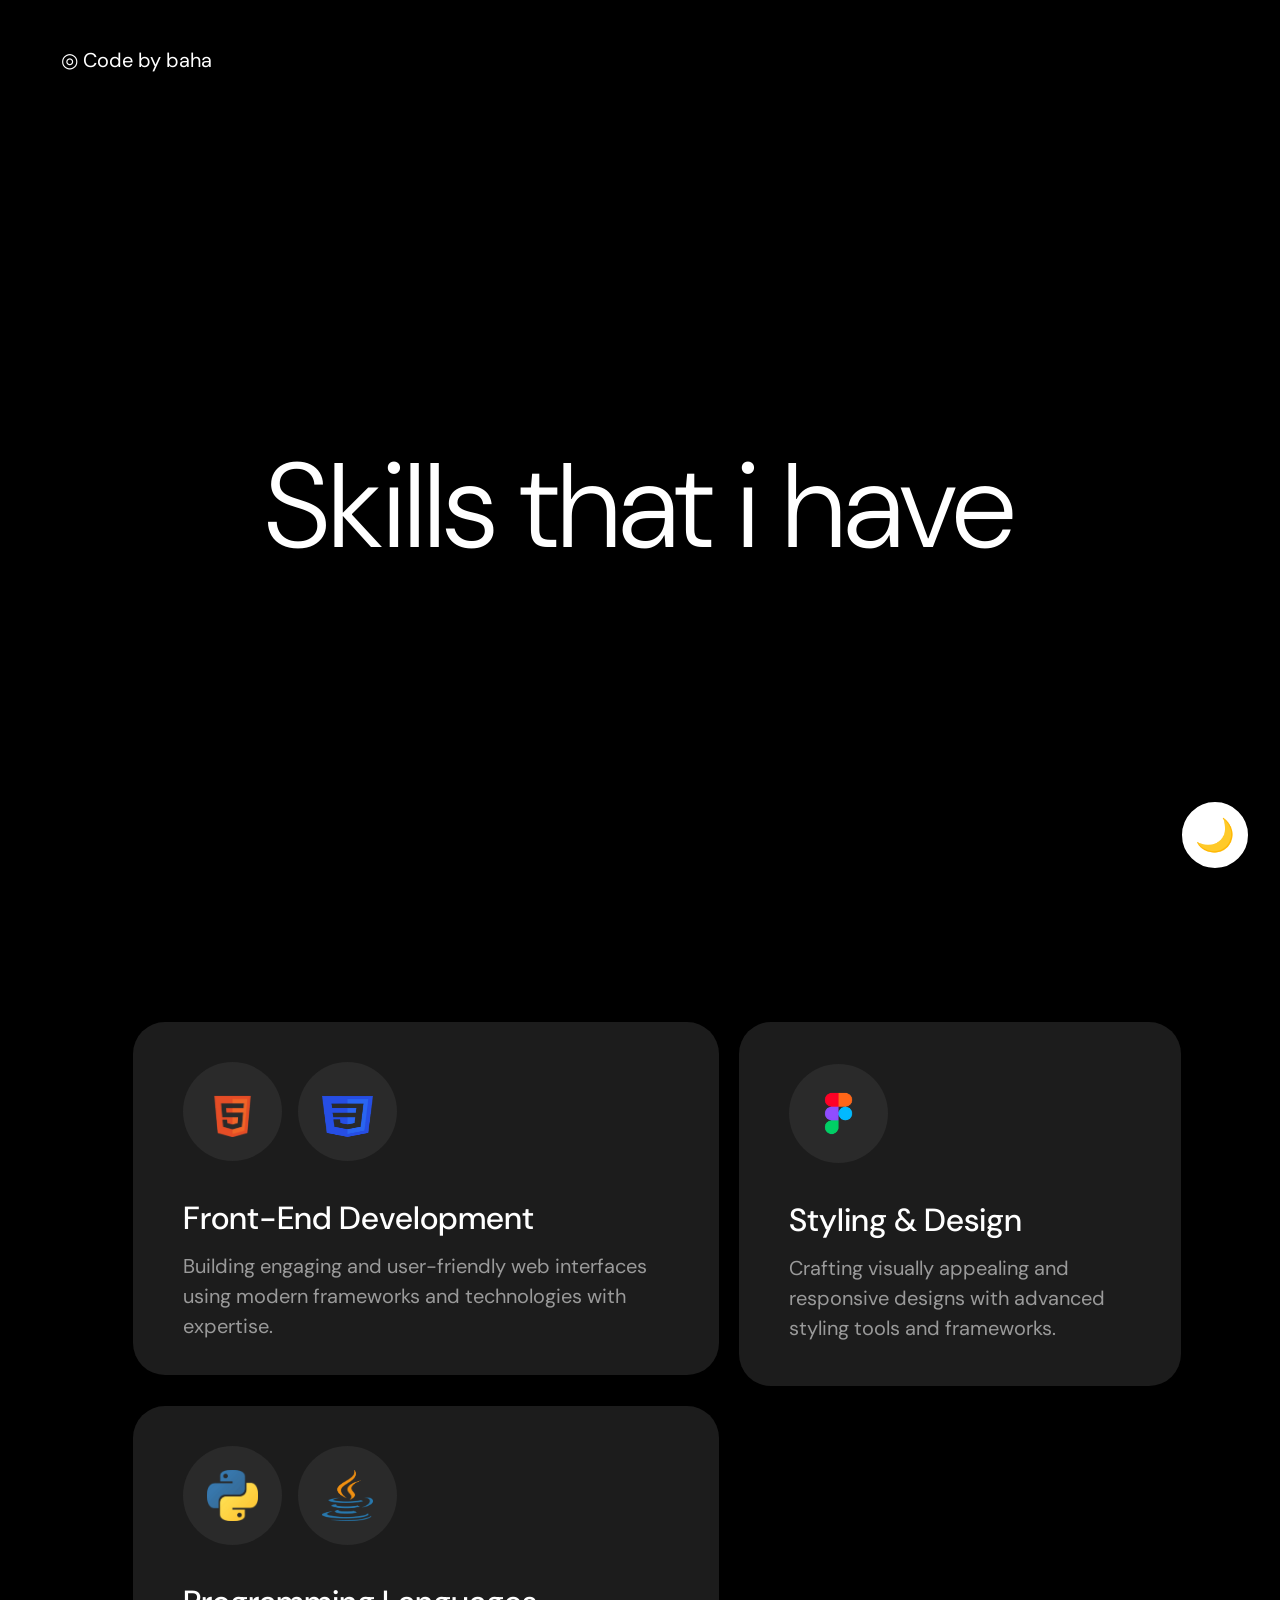
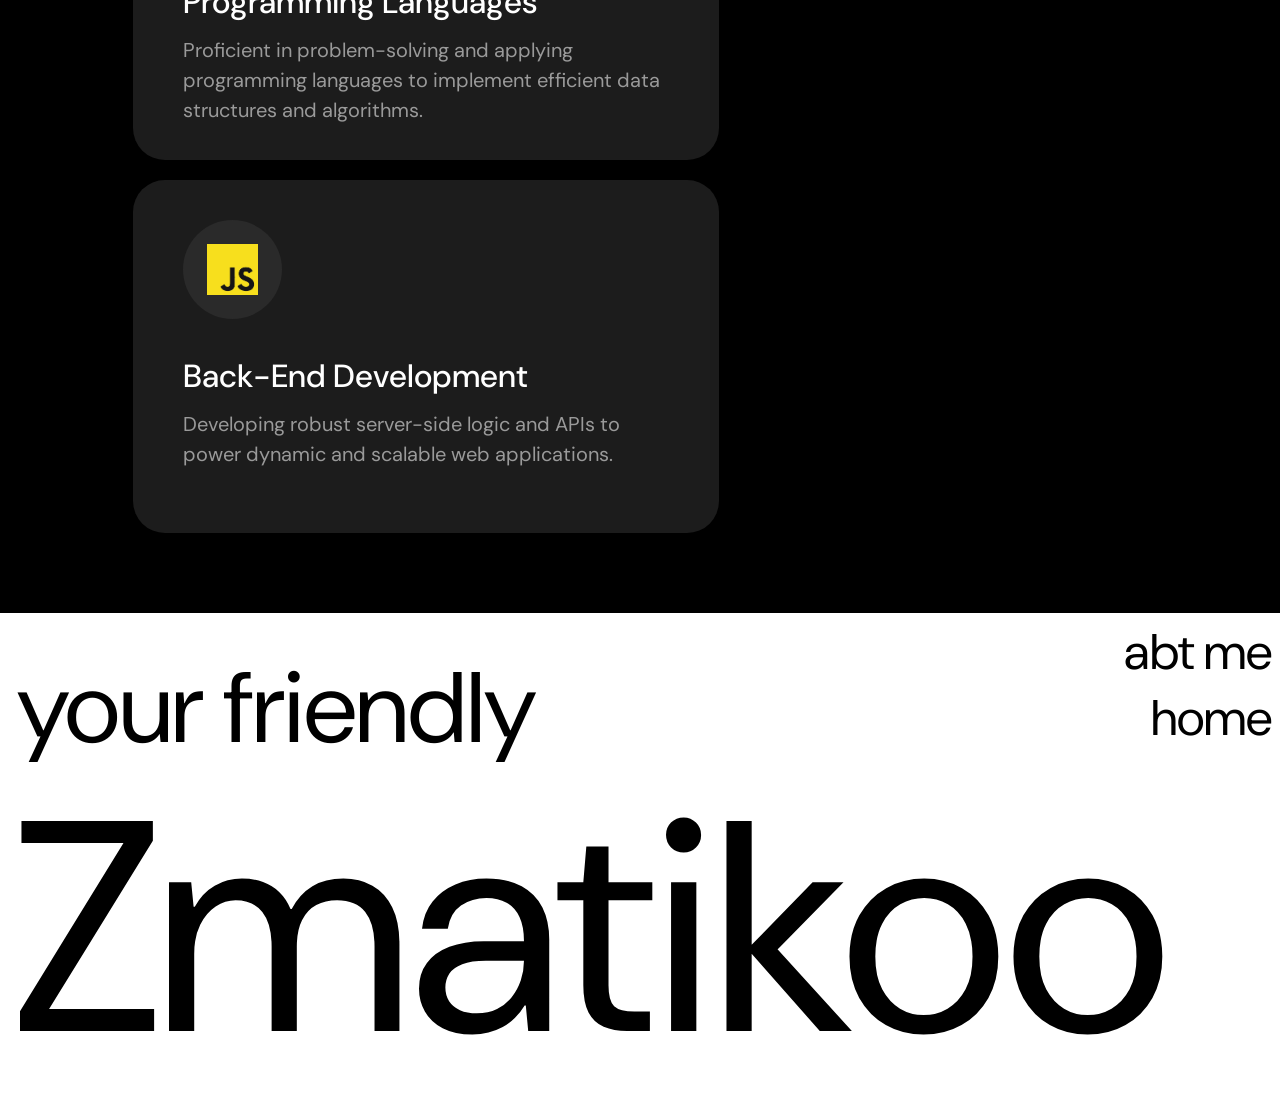
<file: skills.html>
<!DOCTYPE html>
<html lang="ru">
<head>
  <meta charset="UTF-8">
  <meta name="viewport" content="width=device-width, initial-scale=1.0">
  <title>skills</title>
  <link href="https://fonts.googleapis.com/css2?family=DM+Sans:wght@300;400;500&display=swap" rel="stylesheet">
  <link rel="stylesheet" href="skills.css">
  <link rel="stylesheet" href="spec4skill.css">
  <link rel="stylesheet" href="telifon.css">
  <link rel="icon" type="img/image.png" href="img/image.png">
</head>
<body>
  <section class="skills" id="skills">
    <span class="credit">◎ Code by baha</span>
    <h1 class="skills-title">Skills that i have</h1>
    <div class="cards">
      <div class="skill-card-first">
        <div class="icons">
          <span class="icon"><img src="img/htmllogo.png" alt="HTML"></span>
          <span class="icon"><img src="img/csslogo.png" alt="CSS"></span>
        </div>
        <h2 class="skill-name">Front-End Development</h2>
        <p class="skill-text">Building engaging and user-friendly web interfaces using modern frameworks and technologies with expertise.</p>
      </div>

      <div class="skill-card-sec">
        <div class="icons">
          <span class="iconf"><img src="img/figmalogo.png" alt="Figma"></span>
        </div>
        <h2 class="skill-name">Styling & Design</h2>
        <p class="skill-text">Crafting visually appealing and responsive designs with advanced styling tools and frameworks.</p>
      </div>

      <div class="skill-card-third">
        <div class="icons">
          <span class="icon"><img src="img/pythonlogo.png" alt="Python"></span>
          <span class="icon"><img src="img/javalogo.png" alt="Java"></span>
        </div>
        <h2 class="skill-name">Programming Languages</h2>
        <p class="skill-text">Proficient in problem-solving and applying programming languages to implement efficient data structures and algorithms.</p>
      </div>

      <div class="skill-card-fourth">
        <div class="icons">
          <span class="icon"><img src="img/jslogo.png" alt="JavaScript"></span>
        </div>
        <h2 class="skill-name">Back-End Development</h2>
        <p class="skill-text">Developing robust server-side logic and APIs to power dynamic and scalable web applications.</p>
      </div>
    </div>
  </section>


  <footer class="footer">
    <div class="mininav">
      <a href="abt.html">abt me</a>
      <a href="index.html">home</a>
    </div>
    <p class="friend">your friendly</p>
    <p class="nickname">Zmatikoo</p>
  </footer>
  <button class="theme-btn" type="button">🌙</button>
  <script src="app.js"></script>
</body>
</html>
</file>
<file: skills.css>
* {
  margin: 0;
  padding: 0;
  box-sizing: border-box;
}

body {
  font-family: "DM Sans", sans-serif;
  background: white;
  color: black;
}

a {
  color: black;
  text-decoration: none;
}
.skills {
  position: relative;   
  background: black;
  color: white;
  padding: 40px 0 80px;
}

.credit {
  position: absolute;
  top: 47px;
  left: 61px;
  font-size: 20px;
  color: white;
}

.skills-title {
  text-align: center;
  font-size: 120px;
  font-weight: 300;
  line-height: 1.1;
  margin-top: 400px;
  margin-bottom: 450px;
}
.cards {
  display: flex;          
  flex-wrap: wrap;        
  gap: 20px;
  margin-left: 133px;
}

.skill-card-first {
  width: 586px;
  height: 353px;
  background: #1c1c1c;
  border-radius: 32px;
  padding: 40px 50px;
}
.skill-card-sec {
  width: 442px;
  height: 364px;
  background: #1c1c1c;
  border-radius: 32px;
  padding: 42px 50px;
}
.skill-card-third {
  width: 586px;
  height: 354px;
  background: #1c1c1c;
  border-radius: 32px;
  padding: 40px 50px;
}
.skill-card-fourth {
  width: 586px;
  height: 353px;
  background: #1c1c1c;
  border-radius: 32px;
  padding: 40px 50px;
}
.icons {
  display: flex;
  gap: 16px;
  margin-bottom: 36px;
}
.icon{
  display: flex;
  align-items: center;
  justify-content: center;
  width: 99px;
  height: 99px;
  border-radius: 200px;
  background: #2a2a2a;
}

.icon img {
  width: 51px;
  height: 51px;
  display: block;
}
.iconf{
  display: flex;
  align-items: center;
  justify-content: center;
  width: 99px;
  height: 99px;
  border-radius: 200px;
  background: #2a2a2a;
}
.iconf img { /*поприколу потомучто фигма меньше чем другие*/
  width: 67px;
  height: 67px;
  display: block;
}
.skill-name {
  font-size: 32px;
  font-weight: 500;
  margin-bottom: 12px;
}
.skill-text {
  font-size: 20px;
  line-height: 1.5;
  color: #9a9a9a;
}
.footer {
  position: relative;
  background: rgb(255, 255, 255);
  color: rgb(0, 0, 0);
  padding: 20px 17px 14px;
  overflow: hidden;
}
.mininav {
  position: absolute;
  top: 6px;
  right: 8px;
  text-align: right;
  font-size: 50px;
}

.mininav a {
  color: rgb(0, 0, 0);
  display: block;
}

.friend {
  font-size: 100px;
  margin-top: 10px;
}

.nickname {
  font-size: 300px;
  line-height: 1;
  margin-top: 6px;
}
</file>
<file: spec4skill.css>
.theme-btn {
  position: fixed; 
  right: 30px;
  bottom: 30px;
  width: 70px;
  height: 70px;
  border-radius: 200px;
  border: 2px solid black;
  background: white;
  font-size: 32px;
  cursor: pointer;
  z-index: 50;
}
body.dark {
  background: #111;
  color: white;
}

body.dark a {
  color: white;
}

body.dark .credit {
  color: white;
}

body.dark .arrow,
body.dark .arrow-right {
  border-color: white;
}

body.dark .footer {
  background: black;
  color: white;
}
body.dark .mininav a {
  color: white;
}
body.dark .theme-btn {
  background: #1c1c1c;
  border-color: white;
}
body.dark .skills {
  background: white;
  color: black;
}
 
body.dark .skills .credit {
  color: black;
}
 
body.dark .skill-card-first,
body.dark .skill-card-sec,
body.dark .skill-card-third,
body.dark .skill-card-fourth {
  background: #ececec;
}
 
body.dark .icon,
body.dark .iconf {
  background: #d4d4d4;
}
 
body.dark .skill-text {
  color: #555;
}
</file>
<file: telifon.css>
@media (max-width: 900px) {

  html, body {
    overflow-x: hidden;
    -webkit-text-size-adjust: 100%;
  }
  .credit {
    top: 20px;
    left: 20px;
    font-size: 14px;
    z-index: 5;
  }
  .theme-btn {
    right: 16px;
    bottom: 16px;
    width: 52px;
    height: 52px;
    font-size: 22px;
    border-width: 1.5px;
  }
  .hero img {
    height: 70vh;
    object-fit: cover;
    object-position: center;
  }
  .hero-text {
    top: auto;
    bottom: 24px;
    right: 30px;
    font-size: 14vw;
  }
  .content {
    padding: 30px 20px 40px;
  }
  .about-text {
    width: auto;
    margin-left: 0;
    font-size: 22px;
    line-height: 1.35;
  }
  .more {
    font-size: 20px;
    margin-top: 16px;
  }
  .arrow {
    width: 28px;
    height: 28px;
    line-height: 28px;
    font-size: 26px;
    margin-left: 4px;
  }
  .arrow-right {
    width: 28px;
    height: 28px;
    line-height: 24px;
    font-size: 26px;
    margin-right: 12px;
  }

  .projects-top {
    flex-direction: column;
    gap: 8px;
    margin-top: 50px;
    margin-bottom: 18px;
    padding-right: 0;
  }
  .projects-top h2 {
    font-size: 40px;
    margin-left: 0;
  }
  .note {
    font-size: 13px;
  }
  .projects {
    flex-direction: column;
    gap: 28px;
    margin-left: 0;
  }
  .card {
    width: 100%;
  }
  .card-box {
    width: 100%;
    height: auto;
    aspect-ratio: 807 / 470;
    border-radius: 24px;
  }
  .card-title {
    font-size: 22px;
    margin-top: 10px;
  }


  .footer {
    padding: 16px 16px 12px;
  }
  .mininav {
    font-size: 20px;
    top: 10px;
    right: 16px;
  }
  .friend {
    font-size: 9vw;
    margin-top: 10px;
  }
  .nickname {
    font-size: 19vw;
    margin-top: 4px;
  }


  .modal-box {
    width: 92%;
    padding: 16px;
    border-radius: 24px;
  }
  .modal-close {
    top: 24px;
    right: 24px;
    width: 40px;
    height: 40px;
    border-radius: 50%;
    font-size: 28px;
    background: rgba(255, 255, 255, 0.85);
    color: black;
  }
  .modal-img {
    height: 220px;
    border-radius: 16px;
  }
  .modal-box h3 {
    font-size: 28px;
    margin-top: 18px;
  }
  .modal-box p {
    font-size: 18px;
    margin-top: 10px;
  }
  .modal-link {
    font-size: 20px;
    margin-top: 16px;
  }

  .about h1 {
    font-size: 26px;
    line-height: 1.3;
  }
  .content {
    padding: 90px 20px 60px;
  }
  .gallery {
    margin-top: 80px;
  }
  .gallery-title {
    font-size: 40px;
    margin-bottom: 20px;
  }
  .gallery-box {
    flex-wrap: wrap;
    justify-content: center;
    gap: 16px;
  }
  .gallery-img {
    order: -1;
    width: 100%;
    height: auto;
    aspect-ratio: 4 / 3;
    border-radius: 24px;
  }
  .gallery-btn {
    width: 56px;
    height: 56px;
    font-size: 26px;
    border-width: 1.5px;
  }
  .gallery-count {
    font-size: 18px;
    margin-top: 14px;
  }
  .contacts {
    margin-top: 100px;
  }
  .end {
    font-size: 16px;
  }
  .mycont {
    font-size: 32px;
    margin-bottom: 20px;
  }
  .ryad {
    flex-direction: column;
    gap: 22px;
  }
  .dannye {
    width: 100%;
  }
  .jb {
    font-size: 14px;
    margin-bottom: 6px;
  }
  .dannye a {
    font-size: 24px;
  }
  .skills {
    padding: 40px 0 50px;
  }
  .skills-title {
    font-size: 40px;
    margin-top: 130px;
    margin-bottom: 70px;
    padding: 0 20px;
  }
  .cards {
    flex-direction: column;
    flex-wrap: nowrap;
    gap: 16px;
    margin: 0 16px;
  }
  .skill-card-first,
  .skill-card-sec,
  .skill-card-third,
  .skill-card-fourth {
    width: 100%;
    height: auto;
    padding: 28px 24px;
    border-radius: 24px;
  }
  .icons {
    gap: 12px;
    margin-bottom: 22px;
  }
  .icon,
  .iconf {
    width: 72px;
    height: 72px;
  }
  .icon img {
    width: 36px;
    height: 36px;
  }
  .iconf img {
    width: 48px;
    height: 48px;
  }
  .skill-name {
    font-size: 24px;
    margin-bottom: 8px;
  }
  .skill-text {
    font-size: 16px;
  }
}
</file>
